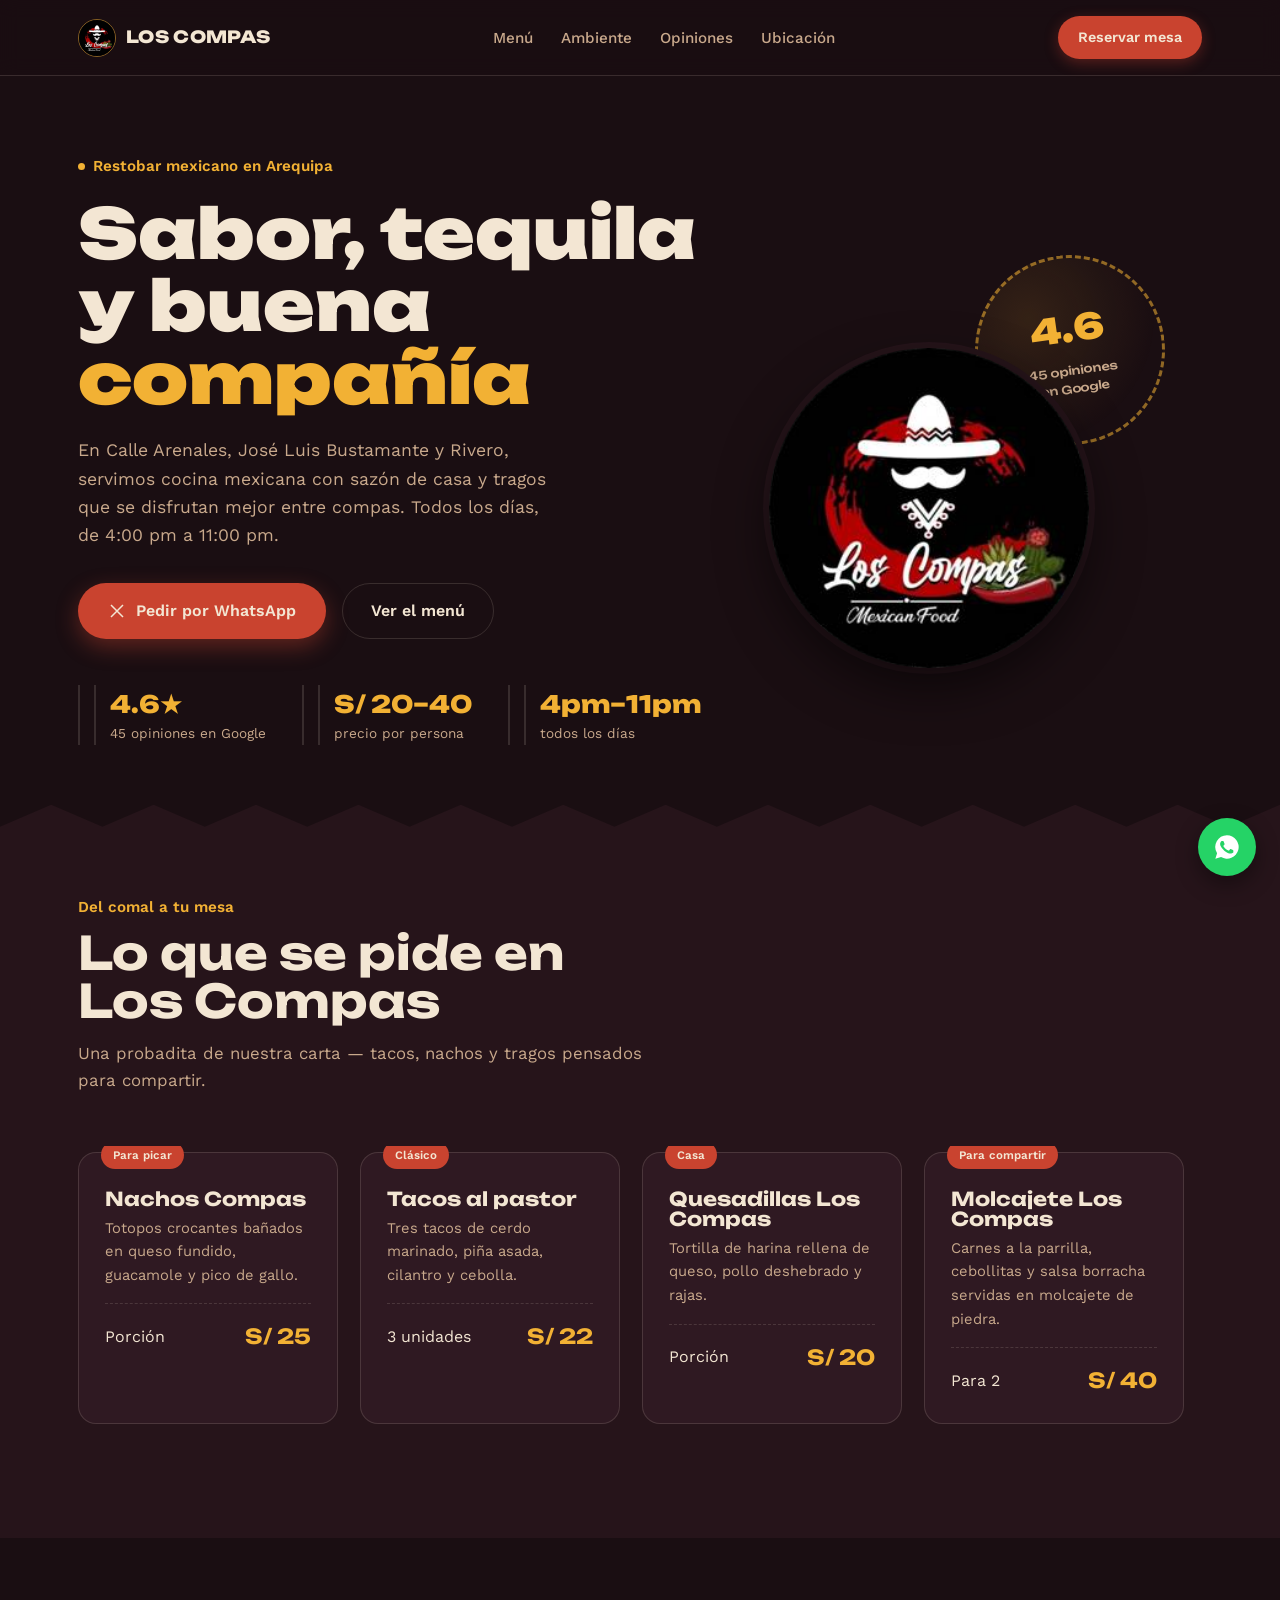
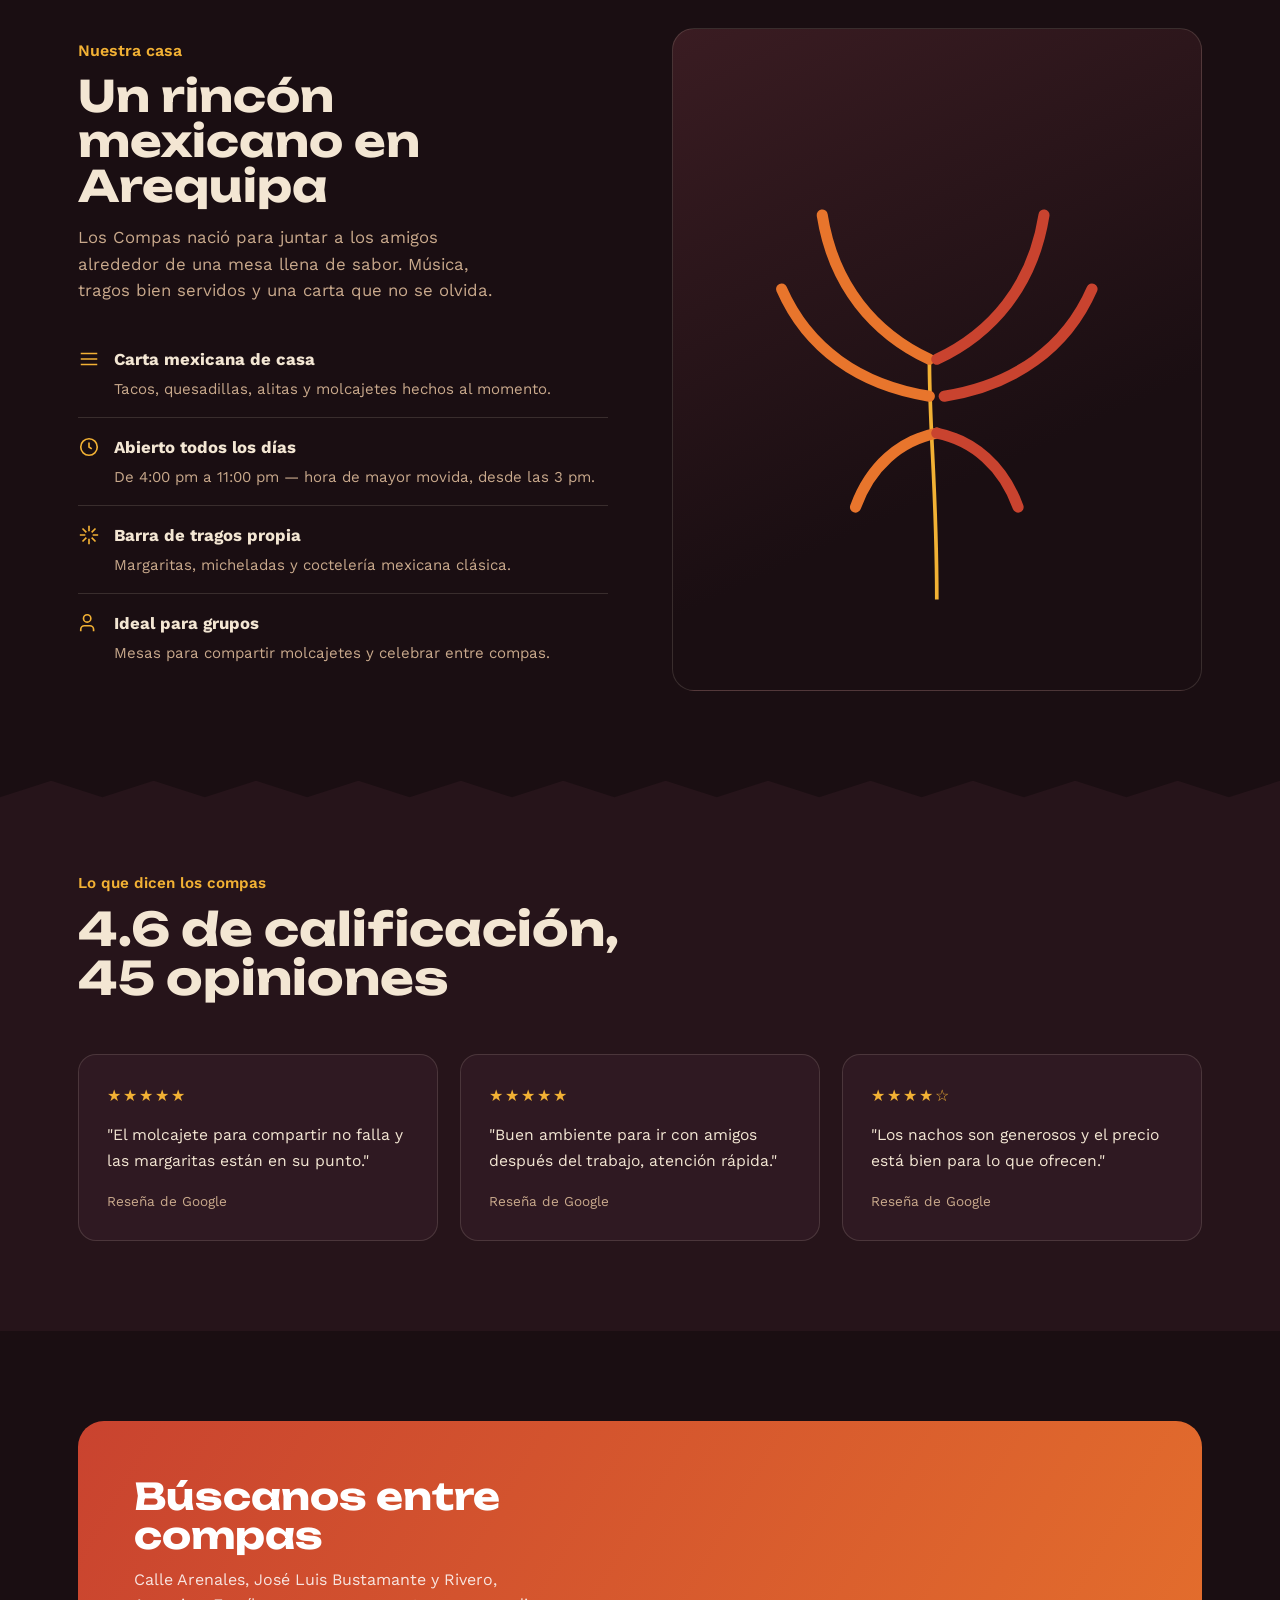
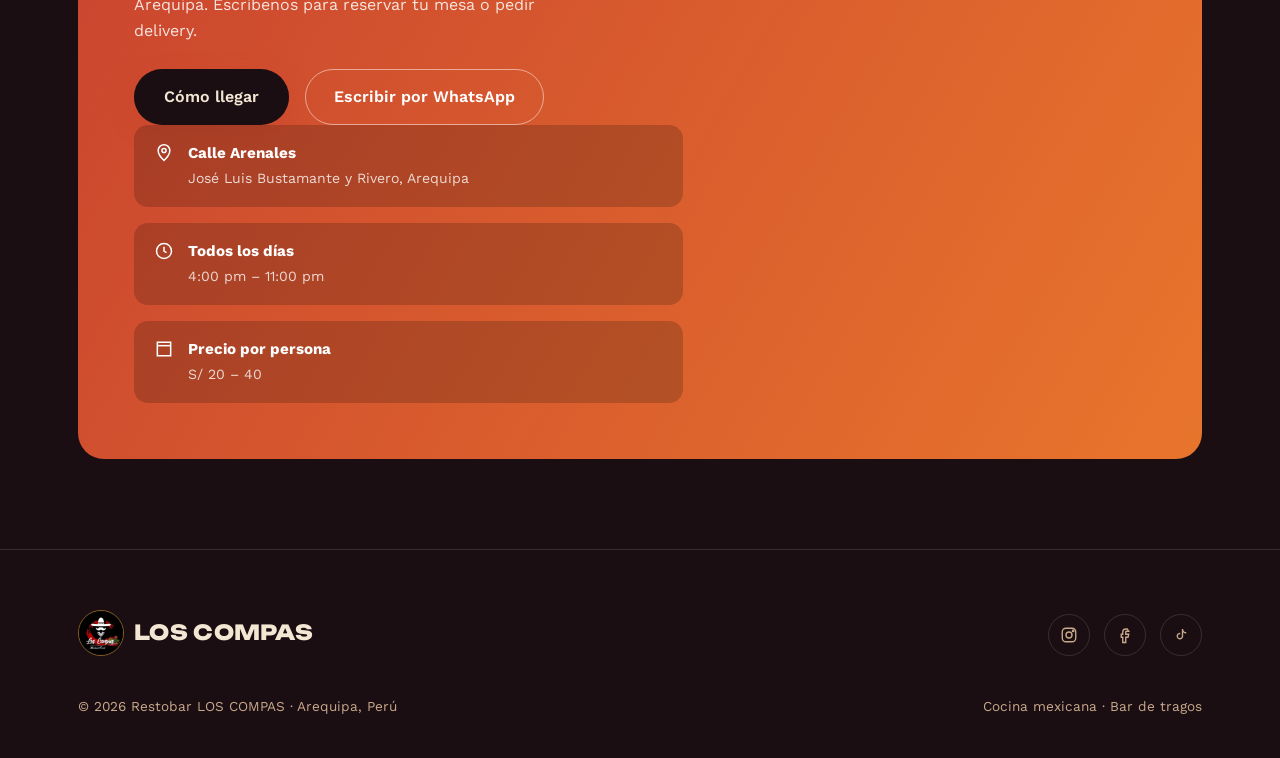
<file: index.html>
<!DOCTYPE html>
<html lang="es">
<head>
<meta charset="UTF-8">
<meta name="viewport" content="width=device-width, initial-scale=1.0">
<title>Restobar LOS COMPAS — Arequipa</title>
<link rel="preconnect" href="https://fonts.googleapis.com">
<link rel="preconnect" href="https://fonts.gstatic.com" crossorigin>
<link href="https://fonts.googleapis.com/css2?family=Unbounded:wght@400;600;800;900&family=Work+Sans:wght@400;500;600&display=swap" rel="stylesheet">
<link rel="icon" type="image/png" href="[data-uri]">
<link rel="stylesheet" href="styles.css">
</head>
<body>

<header>
  <div class="nav-inner">
    <div class="brand">
      <img src="[data-uri]" alt="Los Compas Mexican Food">
      LOS COMPAS
    </div>
    <nav>
      <ul>
        <li><a href="#menu">Menú</a></li>
        <li><a href="#ambiente">Ambiente</a></li>
        <li><a href="#opiniones">Opiniones</a></li>
        <li><a href="#ubicacion">Ubicación</a></li>
      </ul>
    </nav>
    <a class="nav-cta" href="https://wa.me/51993060951?text=Hola%2C%20quisiera%20hacer%20una%20reservar%20de%20una%20mesa" target="_blank">Reservar mesa</a>
  </div>
</header>

<section class="hero">
  <div class="wrap hero-grid">
    <div>
      <div class="kicker"><span class="dot"></span> Restobar mexicano en Arequipa</div>
      <h1>Sabor, tequila<br> y buena <span class="pop">compañía</span></h1>
      <p class="lead">En Calle Arenales, José Luis Bustamante y Rivero, servimos cocina mexicana con sazón de casa y tragos que se disfrutan mejor entre compas. Todos los días, de 4:00 pm a 11:00 pm.</p>
      <div class="hero-actions">
        <a class="btn-primary" href="https://wa.me/51993060951?text=Hola%2C%20quisiera%20hacer%20un%20pedido" target="_blank">
          <svg width="18" height="18" viewBox="0 0 24 24" fill="none" stroke="currentColor" stroke-width="2"><path d="M4 4l16 16M4 20L20 4"/></svg>
          Pedir por WhatsApp
        </a>
        <a class="btn-ghost" href="#menu">Ver el menú</a>
      </div>
      <div class="stat-row">
        <div><div class="stat-num">4.6★</div><div class="stat-lbl">45 opiniones en Google</div></div>
        <div><div class="stat-num">S/ 20–40</div><div class="stat-lbl">precio por persona</div></div>
        <div><div class="stat-num">4pm–11pm</div><div class="stat-lbl">todos los días</div></div>
      </div>
    </div>
    <div class="hero-visual">
      <div class="stamp">
        <div class="stamp-inner">
          <span class="big">4.6</span>
          <span class="small">45 opiniones<br>en Google</span>
        </div>
      </div>
      <img class="plate" src="[data-uri]" alt="Logo Los Compas Mexican Food">
    </div>
  </div>
</section>

<section class="bg-alt zigzag-top" id="menu">
  <div class="wrap">
    <div class="section-head">
      <div class="eyebrow">Del comal a tu mesa</div>
      <h2>Lo que se pide en Los Compas</h2>
      <p>Una probadita de nuestra carta — tacos, nachos y tragos pensados para compartir.</p>
    </div>
    <div class="menu-scroll">
      <div class="menu-card">
        <span class="tag">Para picar</span>
        <h3>Nachos Compas</h3>
        <p>Totopos crocantes bañados en queso fundido, guacamole y pico de gallo.</p>
        <div class="price"><span>Porción</span><b>S/ 25</b></div>
      </div>
      <div class="menu-card">
        <span class="tag">Clásico</span>
        <h3>Tacos al pastor</h3>
        <p>Tres tacos de cerdo marinado, piña asada, cilantro y cebolla.</p>
        <div class="price"><span>3 unidades</span><b>S/ 22</b></div>
      </div>
      <div class="menu-card">
        <span class="tag">Casa</span>
        <h3>Quesadillas Los Compas</h3>
        <p>Tortilla de harina rellena de queso, pollo deshebrado y rajas.</p>
        <div class="price"><span>Porción</span><b>S/ 20</b></div>
      </div>
      <div class="menu-card">
        <span class="tag">Para compartir</span>
        <h3>Molcajete Los Compas</h3>
        <p>Carnes a la parrilla, cebollitas y salsa borracha servidas en molcajete de piedra.</p>
        <div class="price"><span>Para 2</span><b>S/ 40</b></div>
      </div>
      <div class="menu-card">
        <span class="tag">Tragos</span>
        <h3>Margarita clásica</h3>
        <p>Tequila, triple sec y limón, escarchada con sal de mar.</p>
        <div class="price"><span>Copa</span><b>S/ 20</b></div>
      </div>
      <div class="menu-card">
        <span class="tag">Tragos</span>
        <h3>Michelada Compas</h3>
        <p>Cerveza bien fría con salsas de la casa y borde de chile-sal.</p>
        <div class="price"><span>Jarra</span><b>S/ 18</b></div>
      </div>
    </div>
  </div>
</section>

<section id="ambiente">
  <div class="wrap about-grid">
    <div>
      <div class="eyebrow" style="color:var(--marigold); font-weight:600;">Nuestra casa</div>
      <h2 style="font-size:clamp(2rem,3.4vw,2.7rem); margin-top:10px;">Un rincón mexicano en Arequipa</h2>
      <p style="color:var(--muted); margin-top:14px; font-size:1.05rem; max-width:440px;">Los Compas nació para juntar a los amigos alrededor de una mesa llena de sabor. Música, tragos bien servidos y una carta que no se olvida.</p>
      <ul class="about-list">
        <li>
          <svg viewBox="0 0 24 24" fill="none" stroke="currentColor" stroke-width="1.8"><path d="M3 12h18M3 6h18M3 18h18"/></svg>
          <div><h4>Carta mexicana de casa</h4><p>Tacos, quesadillas, alitas y molcajetes hechos al momento.</p></div>
        </li>
        <li>
          <svg viewBox="0 0 24 24" fill="none" stroke="currentColor" stroke-width="1.8"><circle cx="12" cy="12" r="9"/><path d="M12 7v5l3 2"/></svg>
          <div><h4>Abierto todos los días</h4><p>De 4:00 pm a 11:00 pm — hora de mayor movida, desde las 3 pm.</p></div>
        </li>
        <li>
          <svg viewBox="0 0 24 24" fill="none" stroke="currentColor" stroke-width="1.8"><path d="M12 2v6M12 22v-6M4.9 4.9l4.2 4.2M14.9 14.9l4.2 4.2M2 12h6M16 12h6M4.9 19.1l4.2-4.2M14.9 9.1l4.2-4.2"/></svg>
          <div><h4>Barra de tragos propia</h4><p>Margaritas, micheladas y coctelería mexicana clásica.</p></div>
        </li>
        <li>
          <svg viewBox="0 0 24 24" fill="none" stroke="currentColor" stroke-width="1.8"><path d="M17 21v-2a4 4 0 0 0-4-4H7a4 4 0 0 0-4 4v2"/><circle cx="10" cy="7" r="4"/></svg>
          <div><h4>Ideal para grupos</h4><p>Mesas para compartir molcajetes y celebrar entre compas.</p></div>
        </li>
      </ul>
    </div>
    <div class="agave-frame">
      <svg width="70%" viewBox="0 0 200 260" fill="none">
        <path d="M100 260c0-60-4-90-4-130" stroke="#f2b134" stroke-width="2"/>
        <path d="M96 130c-30-14-52-40-58-78" stroke="#e8752c" stroke-width="6" stroke-linecap="round" fill="none"/>
        <path d="M96 150c-38-6-66-26-80-58" stroke="#e8752c" stroke-width="6" stroke-linecap="round" fill="none"/>
        <path d="M100 130c30-14 52-40 58-78" stroke="#c9432f" stroke-width="6" stroke-linecap="round" fill="none"/>
        <path d="M104 150c38-6 66-26 80-58" stroke="#c9432f" stroke-width="6" stroke-linecap="round" fill="none"/>
        <path d="M100 170c-20 4-36 18-44 40" stroke="#e8752c" stroke-width="6" stroke-linecap="round" fill="none"/>
        <path d="M100 170c20 4 36 18 44 40" stroke="#c9432f" stroke-width="6" stroke-linecap="round" fill="none"/>
      </svg>
    </div>
  </div>
</section>

<section class="bg-alt zigzag-top" id="opiniones">
  <div class="wrap">
    <div class="section-head">
      <div class="eyebrow">Lo que dicen los compas</div>
      <h2>4.6 de calificación, 45 opiniones</h2>
    </div>
    <div class="review-grid">
      <div class="review-card">
        <div class="review-stars">★★★★★</div>
        <p>"El molcajete para compartir no falla y las margaritas están en su punto."</p>
        <div class="who">Reseña de Google</div>
      </div>
      <div class="review-card">
        <div class="review-stars">★★★★★</div>
        <p>"Buen ambiente para ir con amigos después del trabajo, atención rápida."</p>
        <div class="who">Reseña de Google</div>
      </div>
      <div class="review-card">
        <div class="review-stars">★★★★☆</div>
        <p>"Los nachos son generosos y el precio está bien para lo que ofrecen."</p>
        <div class="who">Reseña de Google</div>
      </div>
    </div>
  </div>
</section>

<section id="ubicacion">
  <div class="wrap">
    <div class="cta-band">
      <div>
        <h2>Búscanos entre compas</h2>
        <p>Calle Arenales, José Luis Bustamante y Rivero, Arequipa. Escríbenos para reservar tu mesa o pedir delivery.</p>
        <div class="hero-actions" style="margin-top:26px;">
          <a class="btn-primary" href="https://www.google.com/maps/place/Restobar+LOS+COMPAS/data=!4m2!3m1!1s0x91424b6e25736f75:0x3e459e2f80976422" target="_blank">Cómo llegar</a>
          <a class="btn-ghost" style="border-color:rgba(255,255,255,0.5); color:#fff;" href="https://wa.me/51993060951?text=Hola%2C%20quisiera%20hacer%20un%20pedido%20porfavor" target="_blank">Escribir por WhatsApp</a>
      </div>
      <div class="info-list">
        <div class="info-item">
          <svg viewBox="0 0 24 24" fill="none" stroke="currentColor" stroke-width="1.8"><path d="M12 21s7-6.5 7-12a7 7 0 1 0-14 0c0 5.5 7 12 7 12z"/><circle cx="12" cy="9" r="2.5"/></svg>
          <div><b>Calle Arenales</b><span>José Luis Bustamante y Rivero, Arequipa</span></div>
        </div>
        <div class="info-item">
          <svg viewBox="0 0 24 24" fill="none" stroke="currentColor" stroke-width="1.8"><circle cx="12" cy="12" r="9"/><path d="M12 7v5l3 2"/></svg>
          <div><b>Todos los días</b><span>4:00 pm – 11:00 pm</span></div>
        </div>
        <div class="info-item">
          <svg viewBox="0 0 24 24" fill="none" stroke="currentColor" stroke-width="1.8"><path d="M4 4h16v16H4z"/><path d="M4 8h16"/></svg>
          <div><b>Precio por persona</b><span>S/ 20 – 40</span></div>
        </div>
      </div>
    </div>
  </div>
</section>

<footer>
  <div class="wrap">
    <div class="footer-grid">
      <div class="brand" style="font-size:1.3rem;">
        <img src="[data-uri]" alt="Los Compas Mexican Food" style="width:46px;height:46px;">
        LOS COMPAS
      </div>
      <div class="social-row">
        <a href="https://www.instagram.com/loscompasaqp/" target="_blank" rel="noopener noreferrer" aria-label="Instagram" title="Síguenos en Instagram">
          <svg width="18" height="18" viewBox="0 0 24 24" fill="none" stroke="currentColor" stroke-width="1.8"><rect x="3" y="3" width="18" height="18" rx="5"/><circle cx="12" cy="12" r="4"/><circle cx="17.5" cy="6.5" r="1"/></svg>
        </a>
        <a href="https://www.facebook.com/p/Los-Compas-RestoBar-100077900036082/" target="_blank" rel="noopener noreferrer" aria-label="Facebook" title="Síguenos en Facebook">
          <svg width="18" height="18" viewBox="0 0 24 24" fill="none" stroke="currentColor" stroke-width="1.8"><path d="M15 4h-2a4 4 0 0 0-4 4v3H7v4h2v7h4v-7h3l1-4h-4V8a1 1 0 0 1 1-1h3z"/></svg>
        </a>
        <a href="https://www.tiktok.com/@restobar_los_compas" target="_blank" rel="noopener noreferrer" aria-label="TikTok" title="Síguenos en TikTok">
          <svg width="18" height="18" viewBox="0 0 24 24" fill="none" stroke="currentColor" stroke-width="1.8"><path d="M14 4v9.5a3.5 3.5 0 1 1-3-3.46M14 4a5 5 0 0 0 5 5"/></svg>
        </a>
      </div>
    </div>
    <div class="footer-bottom">
      <span>© 2026 Restobar LOS COMPAS · Arequipa, Perú</span>
      <span>Cocina mexicana · Bar de tragos</span>
    </div>
  </div>
</footer>

<a class="wa-float" href="https://wa.me/51993060951?text=Hola%2C%20quisiera%20hacer%20un%20pedido%20porfavor" target="_blank" rel="noopener noreferrer" aria-label="Escribir por WhatsApp" title="Escríbenos por WhatsApp">
  <svg viewBox="0 0 24 24" fill="currentColor"><path d="M12 2a10 10 0 0 0-8.5 15.3L2 22l4.9-1.4A10 10 0 1 0 12 2zm5.6 14.3c-.2.6-1.3 1.2-1.9 1.3-.5.1-1.1.1-1.8-.1-.4-.1-1-.3-1.6-.6-2.9-1.3-4.8-4.2-5-4.4-.1-.2-1.2-1.6-1.2-3 0-1.4.8-2.1 1-2.4.2-.2.5-.3.8-.3h.6c.2 0 .4 0 .6.5.2.5.7 1.8.8 1.9.1.2.1.3 0 .5-.1.2-.2.3-.3.5-.2.2-.3.3-.5.5-.2.2-.3.4-.1.7.2.3.8 1.3 1.7 2.1 1.2 1 2.1 1.4 2.4 1.5.3.1.5.1.7-.1.2-.2.7-.8.9-1 .2-.3.4-.2.6-.1.2.1 1.5.7 1.7.8.2.1.4.2.4.3.1.2.1.7 0 1.3z"/></svg>
</a>

</body>
</html>
</file>
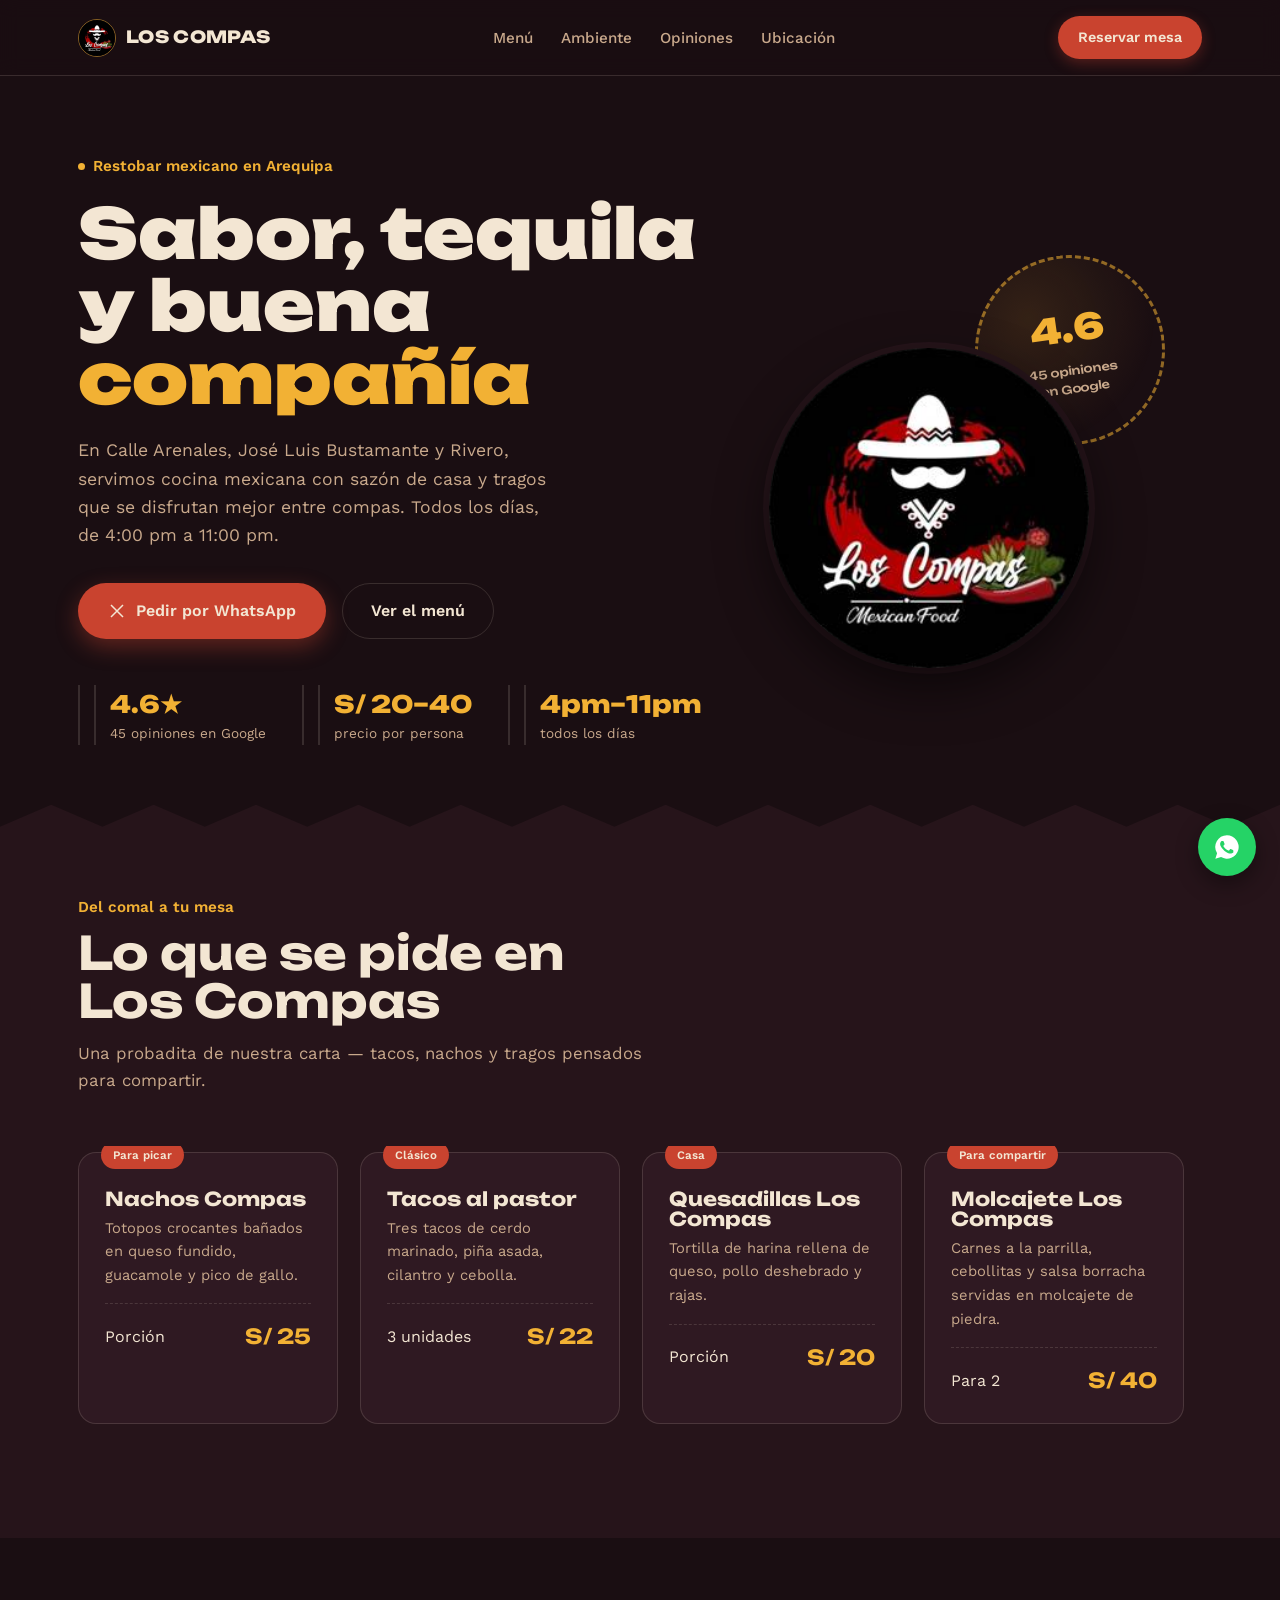
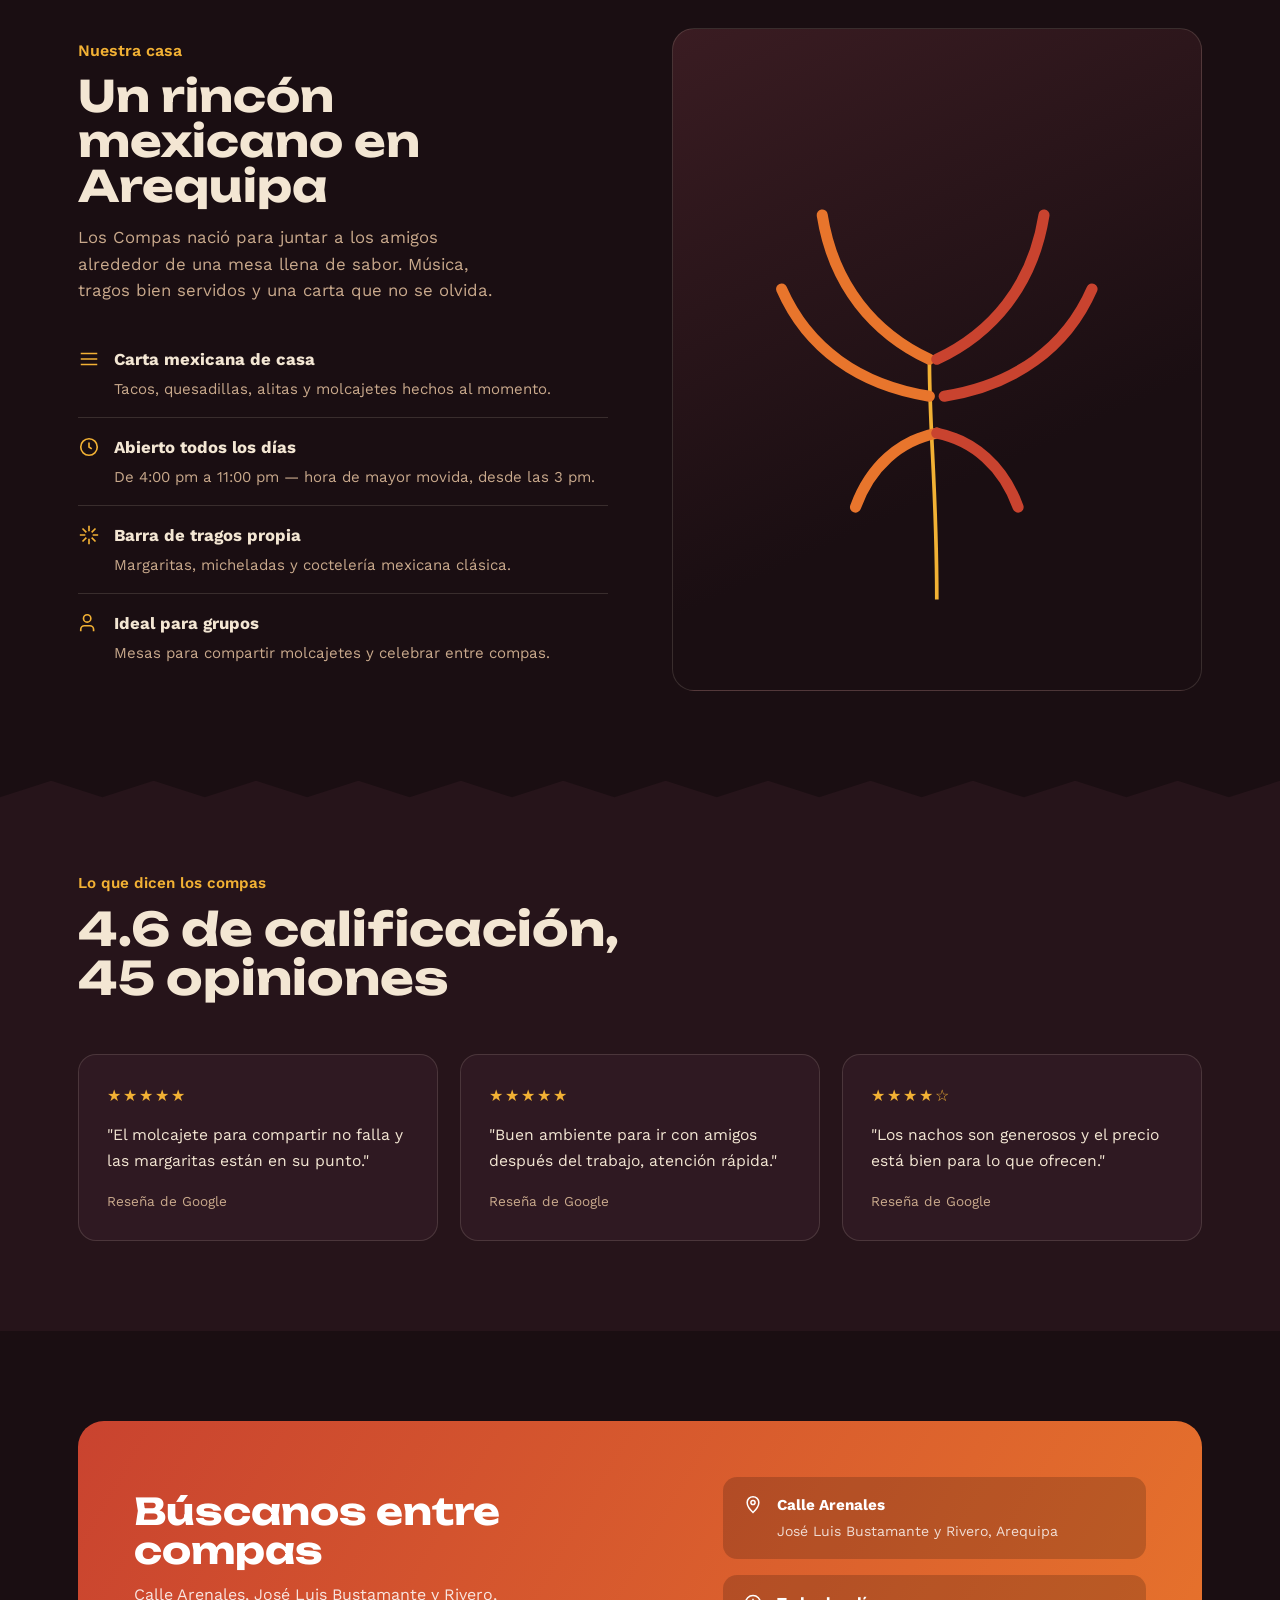
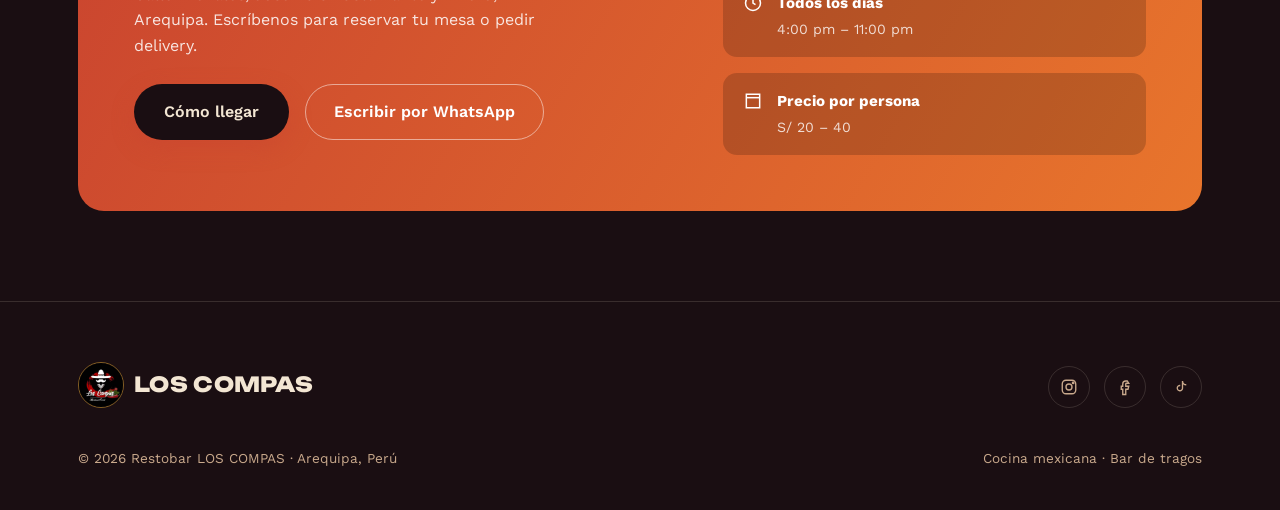
<file: demo_restobar.html>
<!DOCTYPE html>
<html lang="es">
<head>
<meta charset="UTF-8">
<meta name="viewport" content="width=device-width, initial-scale=1.0">
<title>Restobar LOS COMPAS — Arequipa</title>
<link rel="preconnect" href="https://fonts.googleapis.com">
<link rel="preconnect" href="https://fonts.gstatic.com" crossorigin>
<link href="https://fonts.googleapis.com/css2?family=Unbounded:wght@400;600;800;900&family=Work+Sans:wght@400;500;600&display=swap" rel="stylesheet">
<link rel="icon" type="image/png" href="[data-uri]">
<link rel="stylesheet" href="styles.css">
</head>
<body>

<header>
  <div class="nav-inner">
    <div class="brand">
      <img src="[data-uri]" alt="Los Compas Mexican Food">
      LOS COMPAS
    </div>
    <nav>
      <ul>
        <li><a href="#menu">Menú</a></li>
        <li><a href="#ambiente">Ambiente</a></li>
        <li><a href="#opiniones">Opiniones</a></li>
        <li><a href="#ubicacion">Ubicación</a></li>
      </ul>
    </nav>
    <a class="nav-cta" href="https://wa.me/51993060951" target="_blank">Reservar mesa</a>
  </div>
</header>

<section class="hero">
  <div class="wrap hero-grid">
    <div>
      <div class="kicker"><span class="dot"></span> Restobar mexicano en Arequipa</div>
      <h1>Sabor, tequila<br> y buena <span class="pop">compañía</span></h1>
      <p class="lead">En Calle Arenales, José Luis Bustamante y Rivero, servimos cocina mexicana con sazón de casa y tragos que se disfrutan mejor entre compas. Todos los días, de 4:00 pm a 11:00 pm.</p>
      <div class="hero-actions">
        <a class="btn-primary" href="https://wa.me/51993060951" target="_blank">
          <svg width="18" height="18" viewBox="0 0 24 24" fill="none" stroke="currentColor" stroke-width="2"><path d="M4 4l16 16M4 20L20 4"/></svg>
          Pedir por WhatsApp
        </a>
        <a class="btn-ghost" href="#menu">Ver el menú</a>
      </div>
      <div class="stat-row">
        <div><div class="stat-num">4.6★</div><div class="stat-lbl">45 opiniones en Google</div></div>
        <div><div class="stat-num">S/ 20–40</div><div class="stat-lbl">precio por persona</div></div>
        <div><div class="stat-num">4pm–11pm</div><div class="stat-lbl">todos los días</div></div>
      </div>
    </div>
    <div class="hero-visual">
      <div class="stamp">
        <div class="stamp-inner">
          <span class="big">4.6</span>
          <span class="small">45 opiniones<br>en Google</span>
        </div>
      </div>
      <img class="plate" src="[data-uri]" alt="Logo Los Compas Mexican Food">
    </div>
  </div>
</section>

<section class="bg-alt zigzag-top" id="menu">
  <div class="wrap">
    <div class="section-head">
      <div class="eyebrow">Del comal a tu mesa</div>
      <h2>Lo que se pide en Los Compas</h2>
      <p>Una probadita de nuestra carta — tacos, nachos y tragos pensados para compartir.</p>
    </div>
    <div class="menu-scroll">
      <div class="menu-card">
        <span class="tag">Para picar</span>
        <h3>Nachos Compas</h3>
        <p>Totopos crocantes bañados en queso fundido, guacamole y pico de gallo.</p>
        <div class="price"><span>Porción</span><b>S/ 25</b></div>
      </div>
      <div class="menu-card">
        <span class="tag">Clásico</span>
        <h3>Tacos al pastor</h3>
        <p>Tres tacos de cerdo marinado, piña asada, cilantro y cebolla.</p>
        <div class="price"><span>3 unidades</span><b>S/ 22</b></div>
      </div>
      <div class="menu-card">
        <span class="tag">Casa</span>
        <h3>Quesadillas Los Compas</h3>
        <p>Tortilla de harina rellena de queso, pollo deshebrado y rajas.</p>
        <div class="price"><span>Porción</span><b>S/ 20</b></div>
      </div>
      <div class="menu-card">
        <span class="tag">Para compartir</span>
        <h3>Molcajete Los Compas</h3>
        <p>Carnes a la parrilla, cebollitas y salsa borracha servidas en molcajete de piedra.</p>
        <div class="price"><span>Para 2</span><b>S/ 40</b></div>
      </div>
      <div class="menu-card">
        <span class="tag">Tragos</span>
        <h3>Margarita clásica</h3>
        <p>Tequila, triple sec y limón, escarchada con sal de mar.</p>
        <div class="price"><span>Copa</span><b>S/ 20</b></div>
      </div>
      <div class="menu-card">
        <span class="tag">Tragos</span>
        <h3>Michelada Compas</h3>
        <p>Cerveza bien fría con salsas de la casa y borde de chile-sal.</p>
        <div class="price"><span>Jarra</span><b>S/ 18</b></div>
      </div>
    </div>
  </div>
</section>

<section id="ambiente">
  <div class="wrap about-grid">
    <div>
      <div class="eyebrow" style="color:var(--marigold); font-weight:600;">Nuestra casa</div>
      <h2 style="font-size:clamp(2rem,3.4vw,2.7rem); margin-top:10px;">Un rincón mexicano en Arequipa</h2>
      <p style="color:var(--muted); margin-top:14px; font-size:1.05rem; max-width:440px;">Los Compas nació para juntar a los amigos alrededor de una mesa llena de sabor. Música, tragos bien servidos y una carta que no se olvida.</p>
      <ul class="about-list">
        <li>
          <svg viewBox="0 0 24 24" fill="none" stroke="currentColor" stroke-width="1.8"><path d="M3 12h18M3 6h18M3 18h18"/></svg>
          <div><h4>Carta mexicana de casa</h4><p>Tacos, quesadillas, alitas y molcajetes hechos al momento.</p></div>
        </li>
        <li>
          <svg viewBox="0 0 24 24" fill="none" stroke="currentColor" stroke-width="1.8"><circle cx="12" cy="12" r="9"/><path d="M12 7v5l3 2"/></svg>
          <div><h4>Abierto todos los días</h4><p>De 4:00 pm a 11:00 pm — hora de mayor movida, desde las 3 pm.</p></div>
        </li>
        <li>
          <svg viewBox="0 0 24 24" fill="none" stroke="currentColor" stroke-width="1.8"><path d="M12 2v6M12 22v-6M4.9 4.9l4.2 4.2M14.9 14.9l4.2 4.2M2 12h6M16 12h6M4.9 19.1l4.2-4.2M14.9 9.1l4.2-4.2"/></svg>
          <div><h4>Barra de tragos propia</h4><p>Margaritas, micheladas y coctelería mexicana clásica.</p></div>
        </li>
        <li>
          <svg viewBox="0 0 24 24" fill="none" stroke="currentColor" stroke-width="1.8"><path d="M17 21v-2a4 4 0 0 0-4-4H7a4 4 0 0 0-4 4v2"/><circle cx="10" cy="7" r="4"/></svg>
          <div><h4>Ideal para grupos</h4><p>Mesas para compartir molcajetes y celebrar entre compas.</p></div>
        </li>
      </ul>
    </div>
    <div class="agave-frame">
      <svg width="70%" viewBox="0 0 200 260" fill="none">
        <path d="M100 260c0-60-4-90-4-130" stroke="#f2b134" stroke-width="2"/>
        <path d="M96 130c-30-14-52-40-58-78" stroke="#e8752c" stroke-width="6" stroke-linecap="round" fill="none"/>
        <path d="M96 150c-38-6-66-26-80-58" stroke="#e8752c" stroke-width="6" stroke-linecap="round" fill="none"/>
        <path d="M100 130c30-14 52-40 58-78" stroke="#c9432f" stroke-width="6" stroke-linecap="round" fill="none"/>
        <path d="M104 150c38-6 66-26 80-58" stroke="#c9432f" stroke-width="6" stroke-linecap="round" fill="none"/>
        <path d="M100 170c-20 4-36 18-44 40" stroke="#e8752c" stroke-width="6" stroke-linecap="round" fill="none"/>
        <path d="M100 170c20 4 36 18 44 40" stroke="#c9432f" stroke-width="6" stroke-linecap="round" fill="none"/>
      </svg>
    </div>
  </div>
</section>

<section class="bg-alt zigzag-top" id="opiniones">
  <div class="wrap">
    <div class="section-head">
      <div class="eyebrow">Lo que dicen los compas</div>
      <h2>4.6 de calificación, 45 opiniones</h2>
    </div>
    <div class="review-grid">
      <div class="review-card">
        <div class="review-stars">★★★★★</div>
        <p>"El molcajete para compartir no falla y las margaritas están en su punto."</p>
        <div class="who">Reseña de Google</div>
      </div>
      <div class="review-card">
        <div class="review-stars">★★★★★</div>
        <p>"Buen ambiente para ir con amigos después del trabajo, atención rápida."</p>
        <div class="who">Reseña de Google</div>
      </div>
      <div class="review-card">
        <div class="review-stars">★★★★☆</div>
        <p>"Los nachos son generosos y el precio está bien para lo que ofrecen."</p>
        <div class="who">Reseña de Google</div>
      </div>
    </div>
  </div>
</section>

<section id="ubicacion">
  <div class="wrap">
    <div class="cta-band">
      <div>
        <h2>Búscanos entre compas</h2>
        <p>Calle Arenales, José Luis Bustamante y Rivero, Arequipa. Escríbenos para reservar tu mesa o pedir delivery.</p>
        <div class="hero-actions" style="margin-top:26px;">
          <a class="btn-primary" href="https://www.google.com/maps/place/Restobar+LOS+COMPAS/data=!4m2!3m1!1s0x91424b6e25736f75:0x3e459e2f80976422" target="_blank">Cómo llegar</a>
          <a class="btn-ghost" style="border-color:rgba(255,255,255,0.5); color:#fff;" href="https://wa.me/51993060951" target="_blank">Escribir por WhatsApp</a>
        </div>
      </div>
      <div class="info-list">
        <div class="info-item">
          <svg viewBox="0 0 24 24" fill="none" stroke="currentColor" stroke-width="1.8"><path d="M12 21s7-6.5 7-12a7 7 0 1 0-14 0c0 5.5 7 12 7 12z"/><circle cx="12" cy="9" r="2.5"/></svg>
          <div><b>Calle Arenales</b><span>José Luis Bustamante y Rivero, Arequipa</span></div>
        </div>
        <div class="info-item">
          <svg viewBox="0 0 24 24" fill="none" stroke="currentColor" stroke-width="1.8"><circle cx="12" cy="12" r="9"/><path d="M12 7v5l3 2"/></svg>
          <div><b>Todos los días</b><span>4:00 pm – 11:00 pm</span></div>
        </div>
        <div class="info-item">
          <svg viewBox="0 0 24 24" fill="none" stroke="currentColor" stroke-width="1.8"><path d="M4 4h16v16H4z"/><path d="M4 8h16"/></svg>
          <div><b>Precio por persona</b><span>S/ 20 – 40</span></div>
        </div>
      </div>
    </div>
  </div>
</section>

<footer>
  <div class="wrap">
    <div class="footer-grid">
      <div class="brand" style="font-size:1.3rem;">
        <img src="[data-uri]" alt="Los Compas Mexican Food" style="width:46px;height:46px;">
        LOS COMPAS
      </div>
      <div class="social-row">
        <a href="https://www.instagram.com/loscompasaqp/" target="_blank" rel="noopener noreferrer" aria-label="Instagram" title="Síguenos en Instagram">
          <svg width="18" height="18" viewBox="0 0 24 24" fill="none" stroke="currentColor" stroke-width="1.8"><rect x="3" y="3" width="18" height="18" rx="5"/><circle cx="12" cy="12" r="4"/><circle cx="17.5" cy="6.5" r="1"/></svg>
        </a>
        <a href="https://www.facebook.com/p/Los-Compas-RestoBar-100077900036082/" target="_blank" rel="noopener noreferrer" aria-label="Facebook" title="Síguenos en Facebook">
          <svg width="18" height="18" viewBox="0 0 24 24" fill="none" stroke="currentColor" stroke-width="1.8"><path d="M15 4h-2a4 4 0 0 0-4 4v3H7v4h2v7h4v-7h3l1-4h-4V8a1 1 0 0 1 1-1h3z"/></svg>
        </a>
        <a href="https://www.tiktok.com/@restobar_los_compas" target="_blank" rel="noopener noreferrer" aria-label="TikTok" title="Síguenos en TikTok">
          <svg width="18" height="18" viewBox="0 0 24 24" fill="none" stroke="currentColor" stroke-width="1.8"><path d="M14 4v9.5a3.5 3.5 0 1 1-3-3.46M14 4a5 5 0 0 0 5 5"/></svg>
        </a>
      </div>
    </div>
    <div class="footer-bottom">
      <span>© 2026 Restobar LOS COMPAS · Arequipa, Perú</span>
      <span>Cocina mexicana · Bar de tragos</span>
    </div>
  </div>
</footer>

<a class="wa-float" href="https://wa.me/51993060951" target="_blank" rel="noopener noreferrer" aria-label="Escribir por WhatsApp" title="Escríbenos por WhatsApp">
  <svg viewBox="0 0 24 24" fill="currentColor"><path d="M12 2a10 10 0 0 0-8.5 15.3L2 22l4.9-1.4A10 10 0 1 0 12 2zm5.6 14.3c-.2.6-1.3 1.2-1.9 1.3-.5.1-1.1.1-1.8-.1-.4-.1-1-.3-1.6-.6-2.9-1.3-4.8-4.2-5-4.4-.1-.2-1.2-1.6-1.2-3 0-1.4.8-2.1 1-2.4.2-.2.5-.3.8-.3h.6c.2 0 .4 0 .6.5.2.5.7 1.8.8 1.9.1.2.1.3 0 .5-.1.2-.2.3-.3.5-.2.2-.3.3-.5.5-.2.2-.3.4-.1.7.2.3.8 1.3 1.7 2.1 1.2 1 2.1 1.4 2.4 1.5.3.1.5.1.7-.1.2-.2.7-.8.9-1 .2-.3.4-.2.6-.1.2.1 1.5.7 1.7.8.2.1.4.2.4.3.1.2.1.7 0 1.3z"/></svg>
</a>

</body>
</html>
</file>
<file: styles.css>
:root{
    --bg:#1a0e12;
    --bg-alt:#26141a;
    --card:#2f1922;
    --chili:#c9432f;
    --marigold:#f2b134;
    --ember:#e8752c;
    --cream:#f3e6d3;
    --muted:#c9a98c;
    --line: rgba(243,230,211,0.14);
  }
  *{box-sizing:border-box;}
  html{scroll-behavior:smooth;}
  body{
    margin:0;
    background:var(--bg);
    color:var(--cream);
    font-family:'Work Sans', sans-serif;
    font-size:16px;
    line-height:1.6;
    overflow-x:hidden;
  }
  h1,h2,h3, .display{
    font-family:'Unbounded', sans-serif;
    margin:0;
    line-height:1.05;
  }
  a{color:inherit;}
  .wrap{max-width:1180px; margin:0 auto; padding:0 28px;}

  /* ---------- top nav ---------- */
  header{
    position:sticky; top:0; z-index:50;
    background:rgba(26,14,18,0.85);
    backdrop-filter:blur(10px);
    border-bottom:1px solid var(--line);
  }
  .nav-inner{
    max-width:1180px; margin:0 auto; padding:16px 28px;
    display:flex; align-items:center; justify-content:space-between;
  }
  .brand{display:flex; align-items:center; gap:10px; font-family:'Unbounded'; font-weight:800; font-size:1.05rem; letter-spacing:0.3px;}
  .brand svg{width:30px;height:30px;flex-shrink:0;}
  .brand img{width:38px;height:38px;flex-shrink:0; border-radius:50%; object-fit:cover; border:1.5px solid rgba(242,177,52,0.5);}
  nav ul{list-style:none; display:flex; gap:28px; margin:0; padding:0;}
  nav a{text-decoration:none; color:var(--muted); font-size:0.95rem; font-weight:500; transition:color .2s;}
  nav a:hover{color:var(--marigold);}
  .nav-cta{
    background:var(--chili); color:var(--cream); padding:10px 20px; border-radius:100px;
    font-weight:600; font-size:0.9rem; text-decoration:none; white-space:nowrap;
    box-shadow:0 4px 14px rgba(201,67,47,0.35);
  }
  .nav-mobile-toggle{display:none;}
  @media (max-width:820px){
    nav ul{display:none;}
    .nav-cta{padding:8px 16px; font-size:0.82rem;}
  }

  /* ---------- hero ---------- */
  .hero{
    position:relative;
    padding:76px 0 60px;
    overflow:hidden;
  }
  .picado{
    position:absolute; top:0; left:0; width:100%; height:64px;
    display:flex;
  }
  .hero-grid{
    display:grid; grid-template-columns:1.15fr 0.85fr; gap:40px; align-items:center;
    position:relative; z-index:2;
  }
  .kicker{
    display:inline-flex; align-items:center; gap:8px;
    color:var(--marigold); font-weight:600; font-size:0.95rem; margin-bottom:18px;
  }
  .kicker span.dot{width:7px;height:7px;border-radius:50%;background:var(--marigold); display:inline-block;}
  .hero h1{
    font-size:clamp(2.6rem, 5.4vw, 4.4rem);
    font-weight:900;
    color:var(--cream);
  }
  .hero h1 .pop{color:var(--marigold);}
  .hero p.lead{
    max-width:480px; margin-top:22px; color:var(--muted); font-size:1.1rem;
  }
  .hero-actions{display:flex; gap:16px; margin-top:34px; flex-wrap:wrap;}
  .btn-primary{
    background:var(--chili); color:var(--cream); padding:15px 30px; border-radius:100px;
    text-decoration:none; font-weight:600; display:inline-flex; align-items:center; gap:10px;
    box-shadow:0 8px 22px rgba(201,67,47,0.4); transition:transform .2s;
  }
  .btn-primary:hover{transform:translateY(-2px);}
  .btn-ghost{
    border:1.5px solid var(--line); color:var(--cream); padding:14px 28px; border-radius:100px;
    text-decoration:none; font-weight:600; transition:border-color .2s, color .2s;
  }
  .btn-ghost:hover{border-color:var(--marigold); color:var(--marigold);}

  .stat-row{display:flex; gap:36px; margin-top:46px; flex-wrap:wrap;}
  .stat-row div{border-left:2px solid var(--line); padding-left:14px;}
  .stat-num{font-family:'Unbounded'; font-weight:800; font-size:1.5rem; color:var(--marigold);}
  .stat-lbl{color:var(--muted); font-size:0.85rem;}

  /* hero visual: stamp + chili illustration */
  .hero-visual{position:relative; height:440px;}
  .stamp{
    position:absolute; top:6%; right:8%; width:190px; height:190px;
    border-radius:50%; border:3px dashed rgba(242,177,52,0.55);
    display:flex; align-items:center; justify-content:center; text-align:center;
    transform:rotate(-8deg);
    background:radial-gradient(circle at 30% 30%, rgba(242,177,52,0.12), transparent 70%);
  }
  .stamp-inner{font-family:'Unbounded'; color:var(--marigold);}
  .stamp-inner .big{font-size:2.2rem; font-weight:900; display:block;}
  .stamp-inner .small{font-size:0.72rem; color:var(--muted); font-weight:500; display:block; margin-top:4px;}

  .plate{
    position:absolute; bottom:0; left:6%; width:320px; height:320px;
    border-radius:50%; object-fit:cover;
    box-shadow:0 20px 50px rgba(0,0,0,0.55), 0 0 0 6px var(--bg-alt);
  }

  /* ---------- section shell ---------- */
  section{padding:90px 0;}
  .section-head{max-width:600px; margin-bottom:52px;}
  .section-head .eyebrow{color:var(--marigold); font-weight:600; font-size:0.95rem;}
  .section-head h2{font-size:clamp(2rem,3.6vw,2.9rem); margin-top:10px; color:var(--cream);}
  .section-head p{color:var(--muted); margin-top:14px; font-size:1.05rem;}

  .zigzag-top{
    clip-path: polygon(0% 3%, 4% 0%, 8% 3%, 12% 0%, 16% 3%, 20% 0%, 24% 3%, 28% 0%, 32% 3%, 36% 0%, 40% 3%, 44% 0%, 48% 3%, 52% 0%, 56% 3%, 60% 0%, 64% 3%, 68% 0%, 72% 3%, 76% 0%, 80% 3%, 84% 0%, 88% 3%, 92% 0%, 96% 3%, 100% 0%, 100% 100%, 0 100%);
  }
  .bg-alt{background:var(--bg-alt);}

  /* ---------- menu ---------- */
  .menu-scroll{
    display:flex; gap:22px; overflow-x:auto; padding:6px 4px 24px;
    scroll-snap-type:x mandatory;
  }
  .menu-scroll::-webkit-scrollbar{height:8px;}
  .menu-scroll::-webkit-scrollbar-thumb{background:var(--line); border-radius:10px;}
  .menu-card{
    scroll-snap-align:start;
    min-width:260px; max-width:260px;
    background:var(--card); border:1px solid var(--line); border-radius:18px;
    padding:26px; flex-shrink:0; position:relative;
  }
  .menu-card .tag{
    position:absolute; top:-12px; left:22px; background:var(--chili); color:var(--cream);
    font-size:0.72rem; font-weight:600; padding:5px 12px; border-radius:100px;
  }
  .menu-card h3{font-size:1.2rem; margin-top:10px; color:var(--cream);}
  .menu-card p{color:var(--muted); font-size:0.92rem; margin-top:8px; min-height:64px;}
  .menu-card .price{
    display:flex; align-items:center; justify-content:space-between; margin-top:16px;
    padding-top:16px; border-top:1px dashed var(--line);
  }
  .menu-card .price b{font-family:'Unbounded'; color:var(--marigold); font-size:1.3rem;}

  /* ---------- about / ambiente ---------- */
  .about-grid{display:grid; grid-template-columns:1fr 1fr; gap:64px; align-items:center;}
  .about-list{list-style:none; padding:0; margin:26px 0 0;}
  .about-list li{
    display:flex; gap:14px; padding:16px 0; border-bottom:1px solid var(--line);
  }
  .about-list li:last-child{border-bottom:none;}
  .about-list svg{width:22px;height:22px;flex-shrink:0; color:var(--marigold); margin-top:2px;}
  .about-list h4{margin:0 0 4px; font-size:1.05rem; color:var(--cream);}
  .about-list p{margin:0; color:var(--muted); font-size:0.94rem;}

  .agave-frame{
    aspect-ratio:4/5; border-radius:22px;
    background:linear-gradient(155deg, #3a1c22, #1a0e12 65%);
    position:relative; overflow:hidden; border:1px solid var(--line);
    display:flex; align-items:center; justify-content:center;
  }

  /* ---------- reviews ---------- */
  .review-grid{display:grid; grid-template-columns:repeat(3,1fr); gap:22px;}
  .review-card{
    background:var(--card); border:1px solid var(--line); border-radius:18px; padding:28px;
  }
  .review-stars{color:var(--marigold); letter-spacing:2px; font-size:1rem;}
  .review-card p{color:var(--cream); margin-top:14px; font-size:0.98rem;}
  .review-card .who{margin-top:18px; color:var(--muted); font-size:0.85rem;}

  /* ---------- location / cta ---------- */
  .cta-band{
    background:linear-gradient(120deg, var(--chili), var(--ember));
    border-radius:26px; padding:56px; display:grid; grid-template-columns:1.3fr 1fr; gap:40px; align-items:center;
  }
  .cta-band h2{color:#fff; font-size:clamp(1.7rem,3vw,2.3rem);}
  .cta-band p{color:rgba(255,255,255,0.85); margin-top:12px; max-width:420px;}
  .cta-band .btn-primary{background:#1a0e12;}
  .info-list{display:flex; flex-direction:column; gap:16px;}
  .info-item{
    background:rgba(0,0,0,0.18); border-radius:14px; padding:16px 20px;
    display:flex; gap:14px; align-items:flex-start;
  }
  .info-item svg{width:20px;height:20px; color:#fff; margin-top:2px; flex-shrink:0;}
  .info-item b{color:#fff; display:block; font-size:0.95rem;}
  .info-item span{color:rgba(255,255,255,0.8); font-size:0.88rem;}

  /* ---------- footer ---------- */
  footer{padding:60px 0 40px; border-top:1px solid var(--line);}
  .footer-grid{display:flex; justify-content:space-between; align-items:flex-end; flex-wrap:wrap; gap:30px;}
  .social-row{display:flex; gap:14px;}
  .social-row a{
    width:42px; height:42px; border-radius:50%; border:1px solid var(--line);
    display:flex; align-items:center; justify-content:center;
    transition:border-color .2s, color .2s, transform .2s, background .2s;
    color:var(--muted); cursor:pointer; position:relative; z-index:5;
  }
  .social-row a:hover{border-color:var(--marigold); color:var(--marigold); transform:translateY(-3px); background:rgba(242,177,52,0.08);}
  .social-row a:active{transform:translateY(0);}
  .footer-bottom{margin-top:40px; color:var(--muted); font-size:0.85rem; display:flex; justify-content:space-between; flex-wrap:wrap; gap:10px;}

  /* whatsapp float */
  .wa-float{
    position:fixed; bottom:24px; right:24px; z-index:999;
    background:#25D366; width:58px; height:58px; border-radius:50%;
    display:flex; align-items:center; justify-content:center; box-shadow:0 8px 22px rgba(0,0,0,0.4);
    text-decoration:none; cursor:pointer; transition:transform .2s, box-shadow .2s;
  }
  .wa-float:hover{transform:scale(1.08); box-shadow:0 10px 26px rgba(0,0,0,0.5);}
  .wa-float:active{transform:scale(0.96);}
  .wa-float svg{width:28px;height:28px;color:#fff; pointer-events:none;}

  @media (max-width:900px){
    .hero-grid{grid-template-columns:1fr;}
    .hero-visual{height:260px; margin-top:10px;}
    .stamp{width:130px;height:130px; right:2%;}
    .about-grid{grid-template-columns:1fr;}
    .about-grid .agave-frame{order:-1;}
    .review-grid{grid-template-columns:1fr;}
    .cta-band{grid-template-columns:1fr; padding:34px;}
  }
</file>
